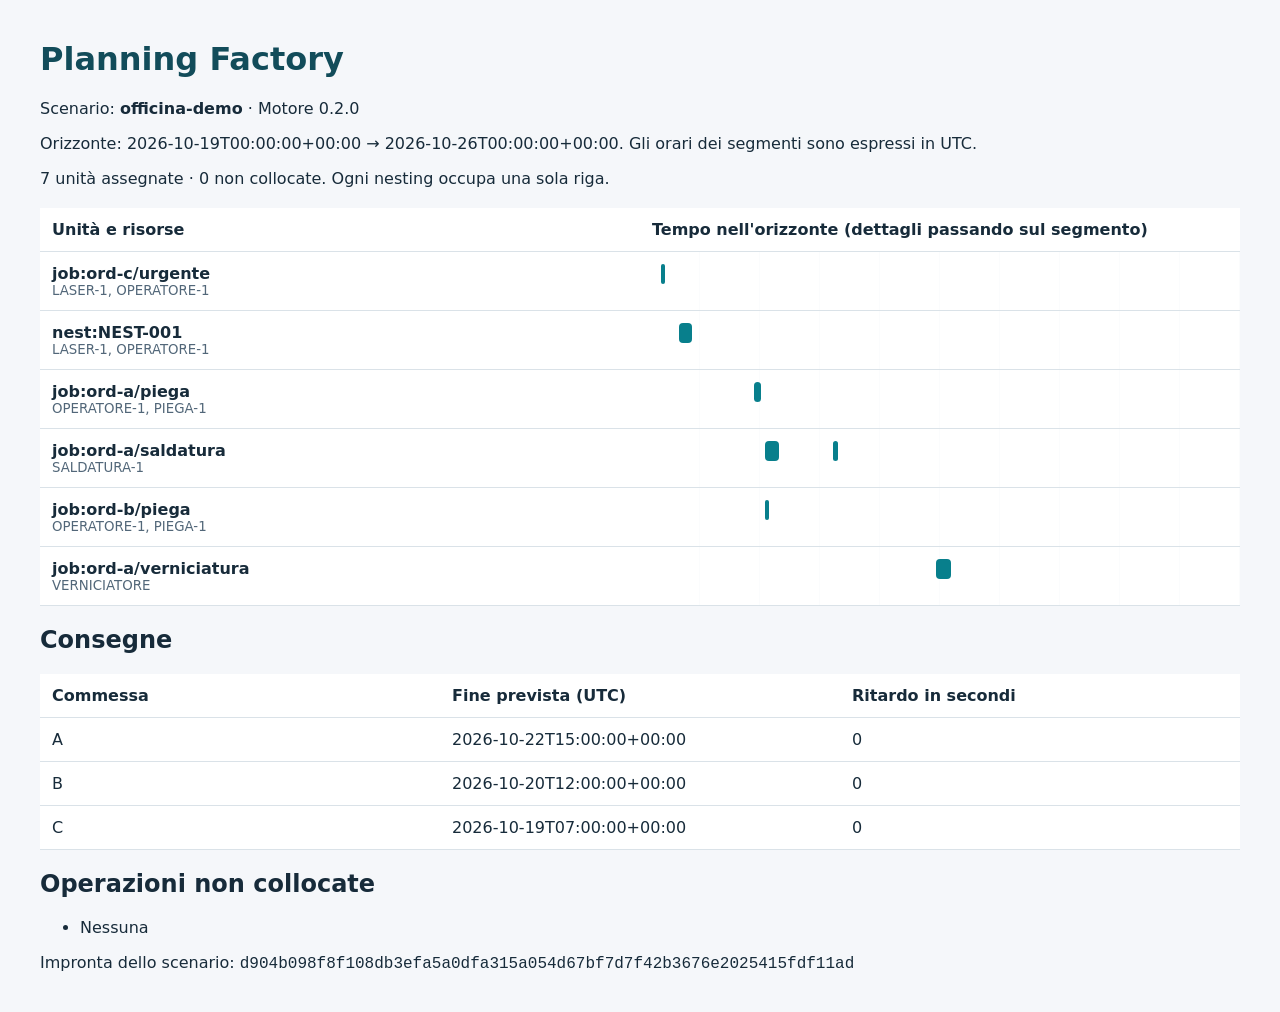
<file: examples/workshop-report.html>
<!doctype html><html lang="it"><meta charset="utf-8"><meta name="viewport" content="width=device-width,initial-scale=1">
<title>Planning Factory — officina-demo</title>
<style>body{font:16px system-ui,sans-serif;max-width:1200px;margin:40px auto;padding:0 20px;color:#172b3a;background:#f5f7fa}h1{color:#124c5a}table{width:100%;border-collapse:collapse;background:white;margin:20px 0}td,th{padding:12px;text-align:left;border-bottom:1px solid #dae2e8}th{width:230px}small{display:block;font-weight:400;color:#526779}.timeline{position:relative;height:32px;background:repeating-linear-gradient(90deg,#fff 0%,#fff 9.9%,#e6edf2 10%)}.bar{position:absolute;top:12px;height:20px;min-width:2px;border-radius:4px;background:#087f8c}code{overflow-wrap:anywhere}li{margin:10px 0}</style>
<h1>Planning Factory</h1><p>Scenario: <strong>officina-demo</strong> · Motore 0.2.0</p>
<p>Orizzonte: 2026-10-19T00:00:00+00:00 → 2026-10-26T00:00:00+00:00. Gli orari dei segmenti sono espressi in UTC.</p>
<p>7 unità assegnate · 0 non collocate. Ogni nesting occupa una sola riga.</p>
<table aria-label="Gantt delle lavorazioni"><thead><tr><th>Unità e risorse</th><th>Tempo nell'orizzonte (dettagli passando sul segmento)</th></tr></thead><tbody><tr><th scope="row">job:ord-c/urgente<small>LASER-1, OPERATORE-1</small></th><td class="timeline"><span class="bar" style="left:3.571429%;width:0.595238%" title="2026-10-19T06:00:00+00:00 → 2026-10-19T07:00:00+00:00 | 3600s"></span></td></tr><tr><th scope="row">nest:NEST-001<small>LASER-1, OPERATORE-1</small></th><td class="timeline"><span class="bar" style="left:6.547619%;width:2.083333%" title="2026-10-19T11:00:00+00:00 → 2026-10-19T14:30:00+00:00 | 12600s"></span></td></tr><tr><th scope="row">job:ord-a/piega<small>OPERATORE-1, PIEGA-1</small></th><td class="timeline"><span class="bar" style="left:19.047619%;width:1.190476%" title="2026-10-20T08:00:00+00:00 → 2026-10-20T10:00:00+00:00 | 7200s"></span></td></tr><tr><th scope="row">job:ord-a/saldatura<small>SALDATURA-1</small></th><td class="timeline"><span class="bar" style="left:20.833333%;width:2.380952%" title="2026-10-20T11:00:00+00:00 → 2026-10-20T15:00:00+00:00 | 14400s"></span><span class="bar" style="left:32.142857%;width:0.892857%" title="2026-10-21T06:00:00+00:00 → 2026-10-21T07:30:00+00:00 | 5400s"></span></td></tr><tr><th scope="row">job:ord-b/piega<small>OPERATORE-1, PIEGA-1</small></th><td class="timeline"><span class="bar" style="left:20.833333%;width:0.595238%" title="2026-10-20T11:00:00+00:00 → 2026-10-20T12:00:00+00:00 | 3600s"></span></td></tr><tr><th scope="row">job:ord-a/verniciatura<small>VERNICIATORE</small></th><td class="timeline"><span class="bar" style="left:49.404762%;width:2.380952%" title="2026-10-22T11:00:00+00:00 → 2026-10-22T15:00:00+00:00 | 14400s"></span></td></tr></tbody></table>
<h2>Consegne</h2><table><thead><tr><th>Commessa</th><th>Fine prevista (UTC)</th><th>Ritardo in secondi</th></tr></thead><tbody><tr><td>A</td><td>2026-10-22T15:00:00+00:00</td><td>0</td></tr><tr><td>B</td><td>2026-10-20T12:00:00+00:00</td><td>0</td></tr><tr><td>C</td><td>2026-10-19T07:00:00+00:00</td><td>0</td></tr></tbody></table>
<h2>Operazioni non collocate</h2><ul><li>Nessuna</li></ul>
<p>Impronta dello scenario: <code>d904b098f8f108db3efa5a0dfa315a054d67bf7d7f42b3676e2025415fdf11ad</code></p></html>
</file>
